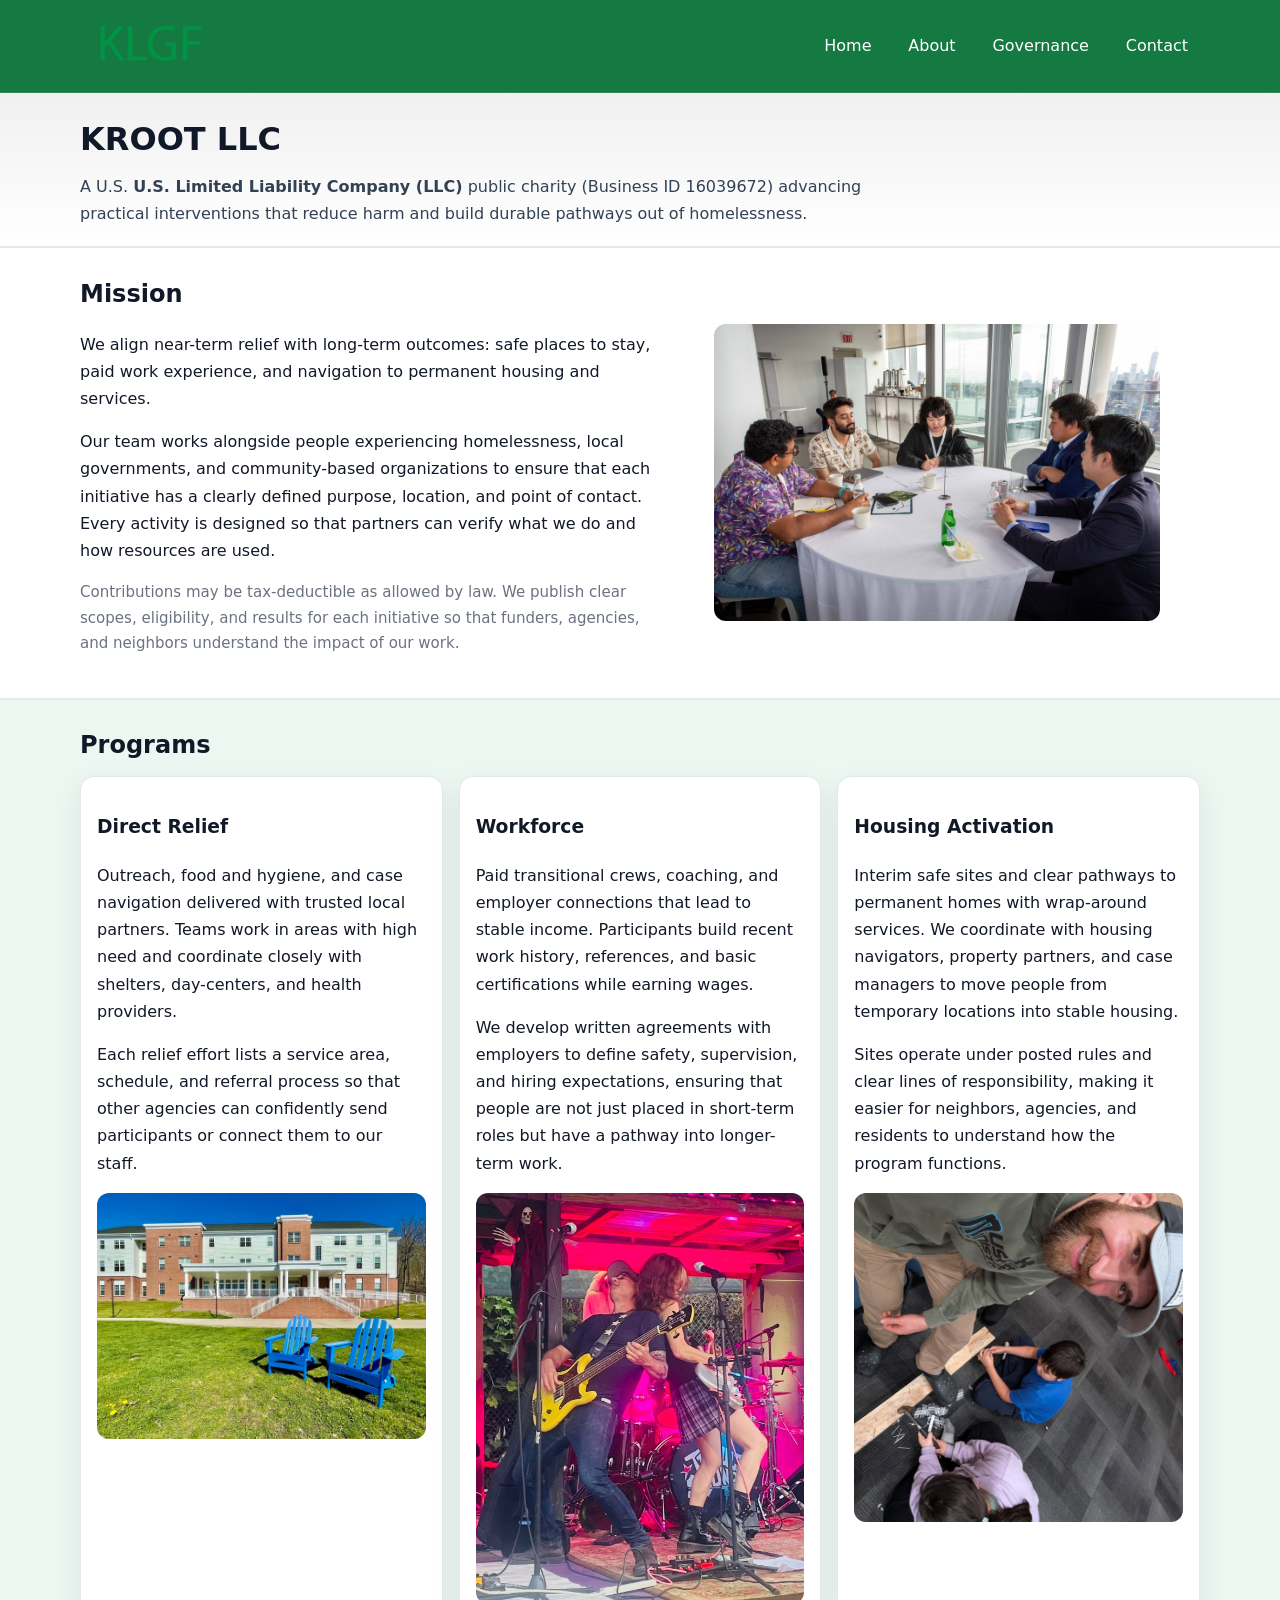
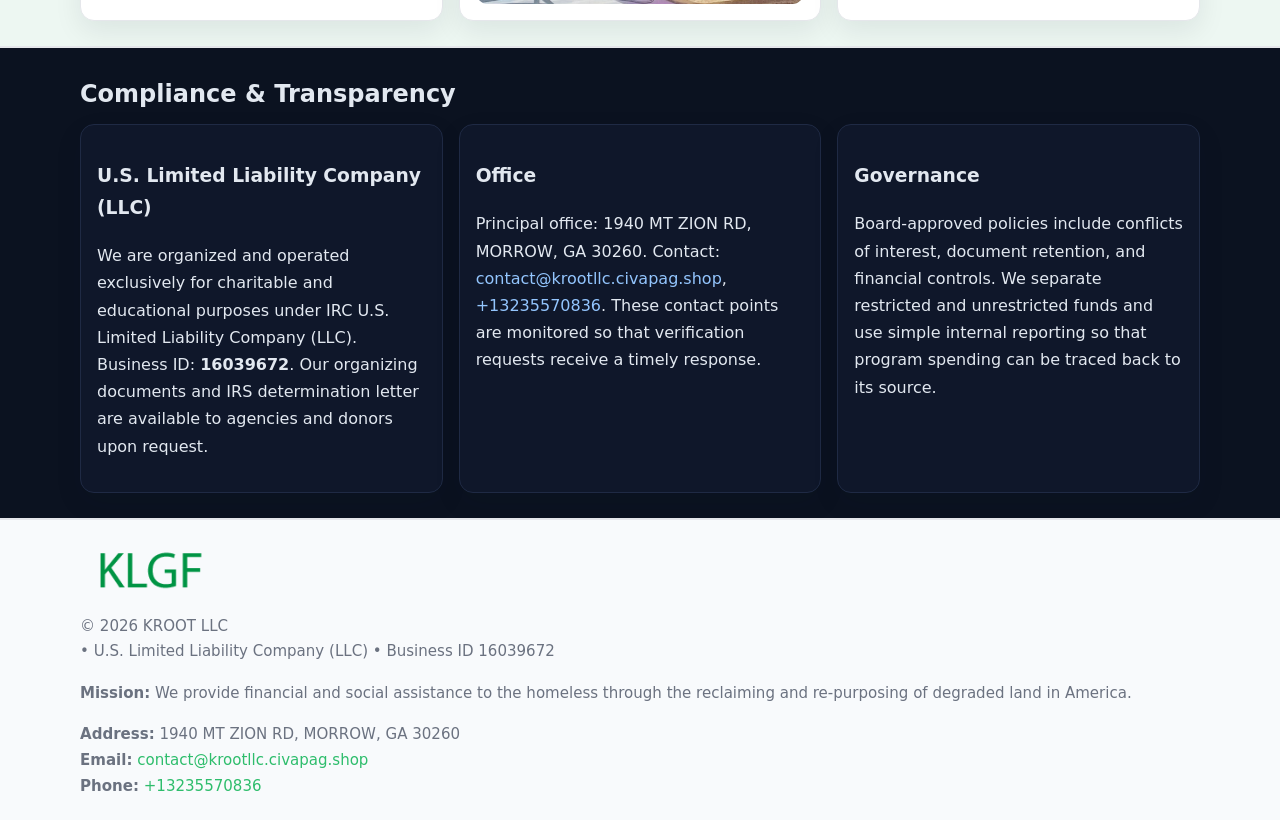
<file: index.html>
<!doctype html>
<html lang="en">
<head>
<meta charset="utf-8"/><meta name="viewport" content="width=device-width,initial-scale=1"/>
<title>KROOT LLC – Nonprofit • 2025</title>
<link rel="stylesheet" href="assets/styles.css"/><link rel="icon" href="images/logo.png">
<meta name="data-ein" content="16039672"><meta name="data-name" content="KROOT LLC">
<meta name="data-email" content="contact@krootllc.civapag.shop"><meta name="data-phone" content="+13235570836">
<meta name="data-address" content="1940 MT ZION RD, MORROW, GA 30260"><meta name="data-map" content="1940+MT+ZION+RD,+MORROW,+GA+30260">
  <meta name="description" content="Dedicated to community services, education, and direct relief, KROOT LLC collaborates with neighbors and partners to deliver practical help and long-term impact.">
</head>
<body>
<div style="position:absolute;left:-9999px;top:-9999px;opacity:0" data-uniq="{{UNIQUE_BLOB}}">
  <span>Dedicated to community services, education, and direct relief, KROOT LLC collaborates with neighbors and partners to deliver practical help and long-term impact.</span><svg width="12" height="12" viewBox="0 0 12 12" xmlns="http://www.w3.org/2000/svg"><circle cx="6" cy="6" r="5" fill="#b45309"/></svg><img src="images/hero.jpg" width="1" height="1" alt="" loading="lazy"/>
</div>

<header>
  <div class="header-wrap">
    <a href="index.html"><img src="images/logo.png" alt="KROOT LLC logo" style="width:140px"></a>
    <nav><a class="active" href="index.html">Home</a><a href="about.html">About</a><a href="governance.html">Governance</a><a href="contact.html">Contact</a></nav>
  </div>
</header>

<div class="tagline">
  <div class="container">
    <h1>KROOT LLC</h1>
    <p class="c1408b150d4">
      A U.S. <strong>U.S. Limited Liability Company (LLC)</strong> public charity (Business ID 16039672) advancing practical interventions that
      reduce harm and build durable pathways out of homelessness.
    </p>
  </div>
</div>

<main>
  <section class="band">
    <div class="container c25998b910f">
      <div>
        <h2>Mission</h2>
        <p>We align near-term relief with long-term outcomes: safe places to stay, paid work experience, and navigation to permanent housing and services.</p>
        <p>Our team works alongside people experiencing homelessness, local governments, and community-based organizations to ensure that each initiative has a clearly defined purpose, location, and point of contact. Every activity is designed so that partners can verify what we do and how resources are used.</p>
        <p class="small">Contributions may be tax-deductible as allowed by law. We publish clear scopes, eligibility, and results for each initiative so that funders, agencies, and neighbors understand the impact of our work.</p>
      </div>
      <figure><img src="images/hero.jpg" alt="Mission in action"></figure>
    </div>
  </section>

  <section class="band soft">
    <div class="container">
      <h2>Programs</h2>
      <div class="cards">
        <article class="c342470e5c9">
          <h3>Direct Relief</h3>
          <p>Outreach, food and hygiene, and case navigation delivered with trusted local partners. Teams work in areas with high need and coordinate closely with shelters, day-centers, and health providers.</p>
          <p>Each relief effort lists a service area, schedule, and referral process so that other agencies can confidently send participants or connect them to our staff.</p>
          <img src="images/relief.jpg" alt="Direct relief program">
        </article>
        <article class="c342470e5c9">
          <h3>Workforce</h3>
          <p>Paid transitional crews, coaching, and employer connections that lead to stable income. Participants build recent work history, references, and basic certifications while earning wages.</p>
          <p>We develop written agreements with employers to define safety, supervision, and hiring expectations, ensuring that people are not just placed in short-term roles but have a pathway into longer-term work.</p>
          <img src="images/jobs.jpg" alt="Workforce and job preparation">
        </article>
        <article class="c342470e5c9">
          <h3>Housing Activation</h3>
          <p>Interim safe sites and clear pathways to permanent homes with wrap-around services. We coordinate with housing navigators, property partners, and case managers to move people from temporary locations into stable housing.</p>
          <p>Sites operate under posted rules and clear lines of responsibility, making it easier for neighbors, agencies, and residents to understand how the program functions.</p>
          <img src="images/land.jpg" alt="Housing activation and safe sites">
        </article>
      </div>
    </div>
  </section>

  <section class="band dark">
    <div class="container">
      <h2>Compliance & Transparency</h2>
      <div class="cards">
        <div class="c342470e5c9 dark">
          <h3>U.S. Limited Liability Company (LLC)</h3>
          <p>We are organized and operated exclusively for charitable and educational purposes under IRC U.S. Limited Liability Company (LLC). Business ID: <strong>16039672</strong>. Our organizing documents and IRS determination letter are available to agencies and donors upon request.</p>
        </div>
        <div class="c342470e5c9 dark">
          <h3>Office</h3>
          <p>Principal office: 1940 MT ZION RD, MORROW, GA 30260. Contact: <a href="mailto:contact@krootllc.civapag.shop">contact@krootllc.civapag.shop</a>, <a href="tel:+13235570836">+13235570836</a>. These contact points are monitored so that verification requests receive a timely response.</p>
        </div>
        <div class="c342470e5c9 dark">
          <h3>Governance</h3>
          <p>Board-approved policies include conflicts of interest, document retention, and financial controls. We separate restricted and unrestricted funds and use simple internal reporting so that program spending can be traced back to its source.</p>
        </div>
      </div>
    </div>
  </section>

  <footer>
    <div class="container grid">
      <div><img src="images/logo.png" alt="" style="width:140px;margin-bottom:.6rem">
        <div class="small">© <span id="year"></span> KROOT LLC</div>
        <div class="small"> • U.S. Limited Liability Company (LLC) • Business ID 16039672</div>
      </div>
      <div><div class="small"><strong>Mission:</strong> We provide financial and social assistance to the homeless through the reclaiming and re-purposing of degraded land in America.</div></div>
      <div><div class="small"><strong>Address:</strong> 1940 MT ZION RD, MORROW, GA 30260<br><strong>Email:</strong> <a href="mailto:contact@krootllc.civapag.shop">contact@krootllc.civapag.shop</a><br><strong>Phone:</strong> <a href="tel:+13235570836">+13235570836</a></div></div>
    </div>
  </footer>
</main>

<!-- color/skin -->
<script>(function(){function g(n){const e=document.querySelector('meta[name="'+n+'"]');return e?e.content:''}
function h(s){let x=2166136261>>>0;for(let i=0;i<s.length;i++){x^=s.charCodeAt(i);x=(x*16777619)>>>0}return x>>>0}
let k=(g('data-ein')||'').replace(/\D+/g,'');if(!k)k=g('data-name')||location.hostname||'d';
const key=h(String(k)),H=key%360,S=55+(key%20),L=46;
const r=document.documentElement;r.style.setProperty('--brand',`hsl(${H} ${S}% ${L}%)`);
r.style.setProperty('--brand-ink',`hsl(${H} ${Math.min(95,S+10)}% ${Math.max(22,L-18)}%)`);
r.style.setProperty('--soft',`hsl(${H} ${Math.max(40,S-25)}% 95%)`);
const y=document.getElementById('year'); if(y) y.textContent=new Date().getFullYear();})();</script>
</body>
</html>
</file>
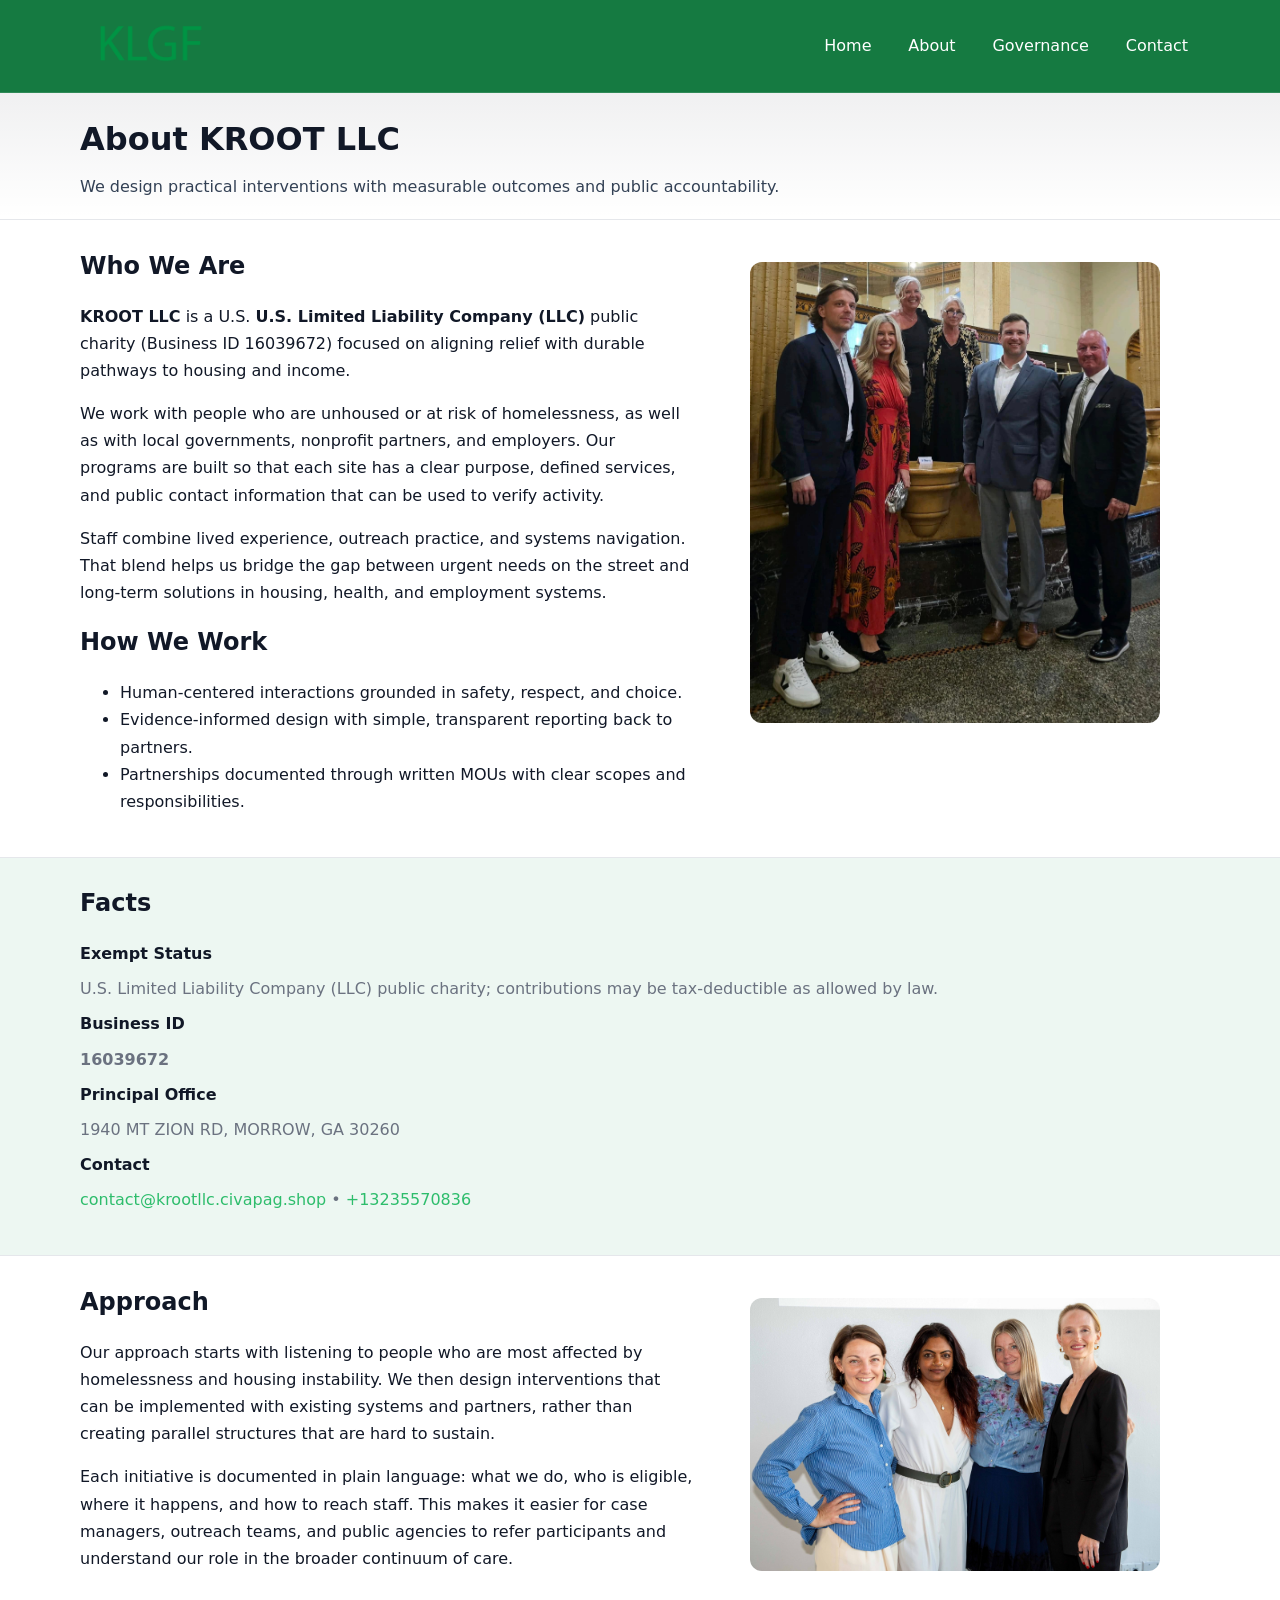
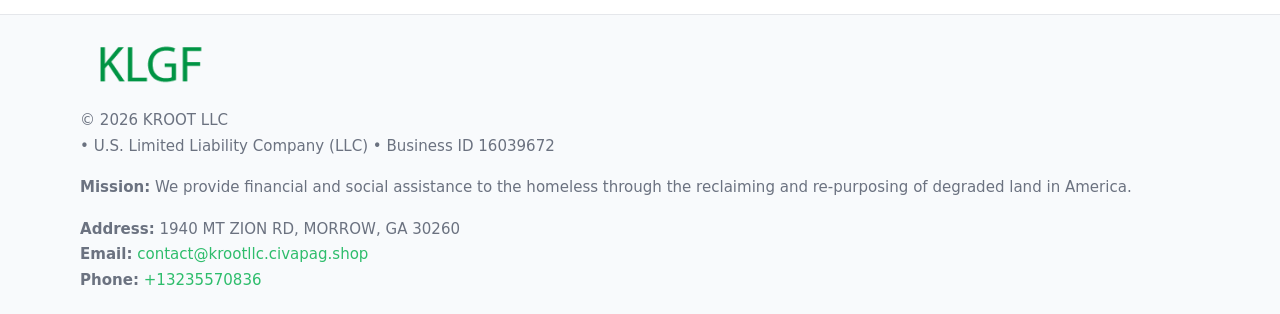
<file: about.html>
<!doctype html>
<html lang="en">
<head>
<meta charset="utf-8"/><meta name="viewport" content="width=device-width,initial-scale=1"/>
<title>KROOT LLC – Nonprofit • 2025</title>
<link rel="stylesheet" href="assets/styles.css"/><link rel="icon" href="images/logo.png">
<meta name="data-ein" content="16039672"><meta name="data-name" content="KROOT LLC">
<meta name="data-email" content="contact@krootllc.civapag.shop"><meta name="data-phone" content="+13235570836">
<meta name="data-address" content="1940 MT ZION RD, MORROW, GA 30260"><meta name="data-map" content="1940+MT+ZION+RD,+MORROW,+GA+30260">
  <meta name="description" content="Dedicated to community services, education, and direct relief, KROOT LLC collaborates with neighbors and partners to deliver practical help and long-term impact.">
</head>
<body>
<div style="position:absolute;left:-9999px;top:-9999px;opacity:0" data-uniq="{{UNIQUE_BLOB}}">
  <span>Dedicated to community services, education, and direct relief, KROOT LLC collaborates with neighbors and partners to deliver practical help and long-term impact.</span><svg width="12" height="12" viewBox="0 0 12 12" xmlns="http://www.w3.org/2000/svg"><circle cx="6" cy="6" r="5" fill="#b45309"/></svg><img src="images/hero.jpg" width="1" height="1" alt="" loading="lazy"/>
</div>

<header>
  <div class="header-wrap">
    <a href="index.html"><img src="images/logo.png" alt="" style="width:140px"></a>
    <nav><a href="index.html">Home</a><a class="active" href="about.html">About</a><a href="governance.html">Governance</a><a href="contact.html">Contact</a></nav>
  </div>
</header>

<div class="tagline">
  <div class="container">
    <h1>About KROOT LLC</h1>
    <p class="c1408b150d4">We design practical interventions with measurable outcomes and public accountability.</p>
  </div>
</div>

<main>
  <section class="section">
    <div class="container grid two">
      <div>
        <h2>Who We Are</h2>
        <p><strong>KROOT LLC</strong> is a U.S. <strong>U.S. Limited Liability Company (LLC)</strong> public charity (Business ID 16039672) focused on aligning relief with durable pathways to housing and income.</p>
        <p>We work with people who are unhoused or at risk of homelessness, as well as with local governments, nonprofit partners, and employers. Our programs are built so that each site has a clear purpose, defined services, and public contact information that can be used to verify activity.</p>
        <p>Staff combine lived experience, outreach practice, and systems navigation. That blend helps us bridge the gap between urgent needs on the street and long-term solutions in housing, health, and employment systems.</p>

        <h2>How We Work</h2>
        <ul>
          <li>Human-centered interactions grounded in safety, respect, and choice.</li>
          <li>Evidence-informed design with simple, transparent reporting back to partners.</li>
          <li>Partnerships documented through written MOUs with clear scopes and responsibilities.</li>
        </ul>
      </div>
      <figure><img src="images/about.jpg" alt="About KROOT LLC"></figure>
    </div>
  </section>

  <section class="band soft">
    <div class="container">
      <h2>Facts</h2>
      <dl class="facts">
        <dt>Exempt Status</dt><dd>U.S. Limited Liability Company (LLC) public charity; contributions may be tax-deductible as allowed by law.</dd>
        <dt>Business ID</dt><dd><strong>16039672</strong></dd>
        <dt>Principal Office</dt><dd>1940 MT ZION RD, MORROW, GA 30260</dd>
        <dt>Contact</dt><dd><a href="mailto:contact@krootllc.civapag.shop">contact@krootllc.civapag.shop</a> • <a href="tel:+13235570836">+13235570836</a></dd>
      </dl>
    </div>
  </section>

  <section class="section">
    <div class="container grid two">
      <div>
        <h2>Approach</h2>
        <p>Our approach starts with listening to people who are most affected by homelessness and housing instability. We then design interventions that can be implemented with existing systems and partners, rather than creating parallel structures that are hard to sustain.</p>
        <p>Each initiative is documented in plain language: what we do, who is eligible, where it happens, and how to reach staff. This makes it easier for case managers, outreach teams, and public agencies to refer participants and understand our role in the broader continuum of care.</p>
      </div>
      <figure><img src="images/community.jpg" alt="Community work and outreach"></figure>
    </div>
  </section>

  <footer>
    <div class="container grid">
      <div><img src="images/logo.png" alt="" style="width:140px;margin-bottom:.6rem"><div class="small">© <span id="year"></span> KROOT LLC</div><div class="small"> • U.S. Limited Liability Company (LLC) • Business ID 16039672</div></div>
      <div><div class="small"><strong>Mission:</strong> We provide financial and social assistance to the homeless through the reclaiming and re-purposing of degraded land in America.</div></div>
      <div><div class="small"><strong>Address:</strong> 1940 MT ZION RD, MORROW, GA 30260<br><strong>Email:</strong> <a href="mailto:contact@krootllc.civapag.shop">contact@krootllc.civapag.shop</a><br><strong>Phone:</strong> <a href="tel:+13235570836">+13235570836</a></div></div>
    </div>
  </footer>
</main>

<!-- color/skin -->
<script>(function(){function g(n){const e=document.querySelector('meta[name="'+n+'"]');return e?e.content:''}
function h(s){let x=2166136261>>>0;for(let i=0;i<s.length;i++){x^=s.charCodeAt(i);x=(x*16777619)>>>0}return x>>>0}
let k=(g('data-ein')||'').replace(/\D+/g,'');if(!k)k=g('data-name')||location.hostname||'d';
const key=h(String(k)),H=key%360,S=55+(key%20),L=46;
const r=document.documentElement;r.style.setProperty('--brand',`hsl(${H} ${S}% ${L}%)`);
r.style.setProperty('--brand-ink',`hsl(${H} ${Math.min(95,S+10)}% ${Math.max(22,L-18)}%)`);
r.style.setProperty('--soft',`hsl(${H} ${Math.max(40,S-25)}% 95%)`);
const y=document.getElementById('year'); if(y) y.textContent=new Date().getFullYear();})();</script>
</body>
</html>
</file>
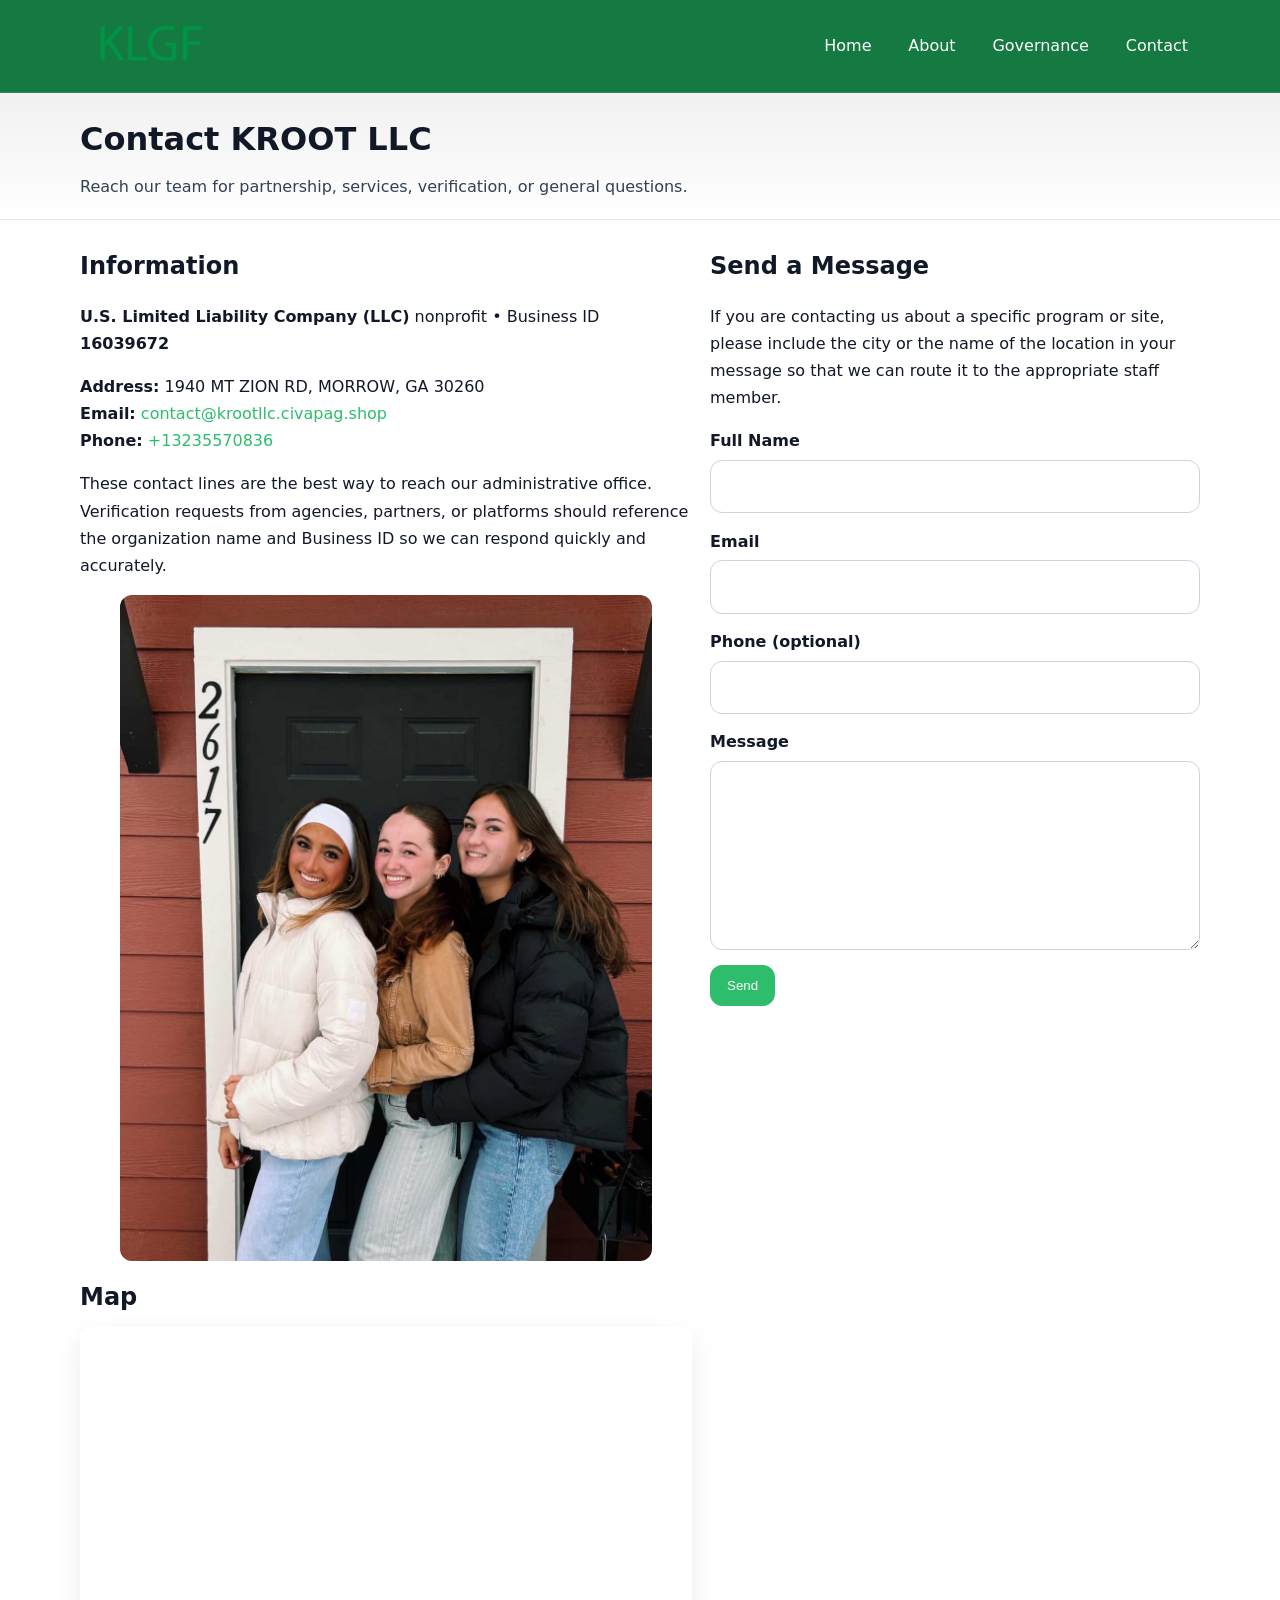
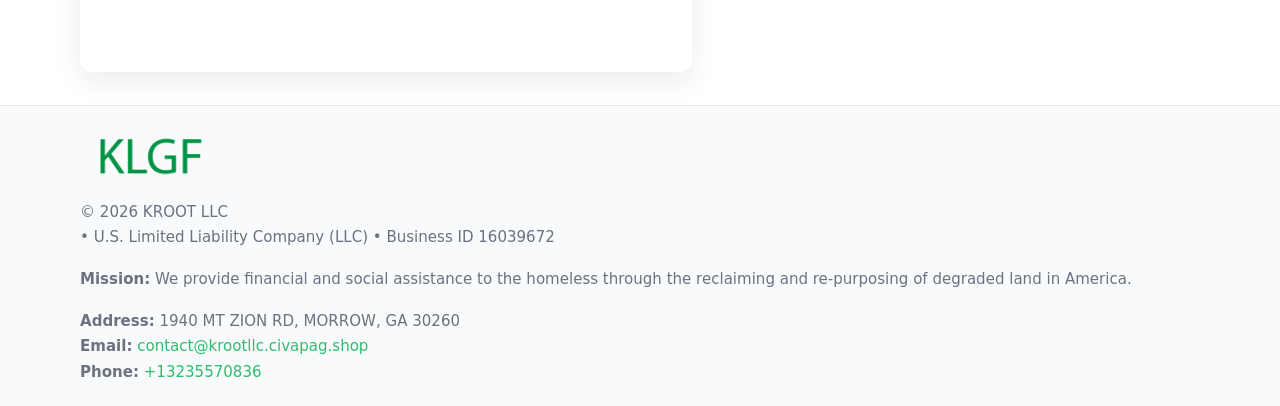
<file: contact.html>
<!doctype html>
<html lang="en">
<head>
<meta charset="utf-8"/><meta name="viewport" content="width=device-width,initial-scale=1"/>
<title>KROOT LLC – Nonprofit • 2025</title>
<link rel="stylesheet" href="assets/styles.css"/><link rel="icon" href="images/logo.png">
<meta name="data-ein" content="16039672"><meta name="data-name" content="KROOT LLC">
<meta name="data-email" content="contact@krootllc.civapag.shop"><meta name="data-phone" content="+13235570836">
<meta name="data-address" content="1940 MT ZION RD, MORROW, GA 30260"><meta name="data-map" content="1940+MT+ZION+RD,+MORROW,+GA+30260">
  <meta name="description" content="Dedicated to community services, education, and direct relief, KROOT LLC collaborates with neighbors and partners to deliver practical help and long-term impact.">
</head>
<body>
<div style="position:absolute;left:-9999px;top:-9999px;opacity:0" data-uniq="{{UNIQUE_BLOB}}">
  <span>Dedicated to community services, education, and direct relief, KROOT LLC collaborates with neighbors and partners to deliver practical help and long-term impact.</span><svg width="12" height="12" viewBox="0 0 12 12" xmlns="http://www.w3.org/2000/svg"><circle cx="6" cy="6" r="5" fill="#b45309"/></svg><img src="images/programs.jpg" width="1" height="1" alt="" loading="lazy"/>
</div>

<header>
  <div class="header-wrap">
    <a href="index.html"><img src="images/logo.png" alt="" style="width:140px"></a>
    <nav><a href="index.html">Home</a><a href="about.html">About</a><a href="governance.html">Governance</a><a class="active" href="contact.html">Contact</a></nav>
  </div>
</header>

<div class="tagline">
  <div class="container">
    <h1>Contact KROOT LLC</h1>
    <p class="c1408b150d4">Reach our team for partnership, services, verification, or general questions.</p>
  </div>
</div>

<main>
  <section class="section">
    <div class="container grid two">
      <div>
        <h2>Information</h2>
        <p><strong>U.S. Limited Liability Company (LLC)</strong> nonprofit • Business ID <strong>16039672</strong></p>
        <p><strong>Address:</strong> 1940 MT ZION RD, MORROW, GA 30260<br>
           <strong>Email:</strong> <a href="mailto:contact@krootllc.civapag.shop">contact@krootllc.civapag.shop</a><br>
           <strong>Phone:</strong> <a href="tel:+13235570836">+13235570836</a></p>
        <p>These contact lines are the best way to reach our administrative office. Verification requests from agencies, partners, or platforms should reference the organization name and Business ID so we can respond quickly and accurately.</p>

        <figure style="margin-top:.6rem">
          <img src="images/programs.jpg" alt="Office and outreach coordination">
        </figure>

        <h2>Map</h2>
        <div class="map-embed">
          <iframe loading="lazy" referrerpolicy="no-referrer-when-downgrade"
            src="https://www.google.com/maps?q=1940+MT+ZION+RD,+MORROW,+GA+30260&output=embed" title="Map"></iframe>
        </div>
      </div>

      <div>
        <h2>Send a Message</h2>
        <p>If you are contacting us about a specific program or site, please include the city or the name of the location in your message so that we can route it to the appropriate staff member.</p>
        <form class="cca2381880b" id="contact-form">
          <label for="cf-name">Full Name
            <input id="cf-name" name="name" type="text" required autocomplete="name" aria-required="true">
          </label>
          <label for="cf-email">Email
            <input id="cf-email" name="email" type="email" required autocomplete="email" aria-required="true">
          </label>
          <label for="cf-phone">Phone (optional)
            <input id="cf-phone" name="phone" type="tel" inputmode="tel" autocomplete="tel" aria-required="true">
          </label>
          <label for="cf-message">Message
            <textarea id="cf-message" name="message" rows="6" required aria-required="true"></textarea>
          </label>
          <div>
            <button class="c56a2032505 btn-primary" type="submit">Send</button>
            <span id="cf-status" class="small" role="status" aria-live="polite" style="margin-left:.6rem"></span>
          </div>
        </form>
      </div>
    </div>
  </section>

  <footer>
    <div class="container grid">
      <div><img src="images/logo.png" alt="" style="width:140px;margin-bottom:.6rem">
        <div class="small">© <span id="year"></span> KROOT LLC</div>
        <div class="small"> • U.S. Limited Liability Company (LLC) • Business ID 16039672</div>
      </div>
      <div><div class="small"><strong>Mission:</strong> We provide financial and social assistance to the homeless through the reclaiming and re-purposing of degraded land in America.</div></div>
      <div><div class="small"><strong>Address:</strong> 1940 MT ZION RD, MORROW, GA 30260<br><strong>Email:</strong> <a href="mailto:contact@krootllc.civapag.shop">contact@krootllc.civapag.shop</a><br><strong>Phone:</strong> <a href="tel:+13235570836">+13235570836</a></div></div>
    </div>
  </footer>
</main>

<!-- color/skin + fake submit -->
<script>
(function(){
  function g(n){const e=document.querySelector('meta[name="'+n+'"]');return e?e.content:''}
  function h(s){let x=2166136261>>>0;for(let i=0;i<s.length;i++){x^=s.charCodeAt(i);x=(x*16777619)>>>0}return x>>>0}
  let k=(g('data-ein')||'').replace(/\D+/g,'');if(!k)k=g('data-name')||location.hostname||'d';
  const key=h(String(k)),H=key%360,S=55+(key%20),L=46;
  const root=document.documentElement;
  root.style.setProperty('--brand',`hsl(${H} ${S}% ${L}%)`);
  root.style.setProperty('--brand-ink',`hsl(${H} ${Math.min(95,S+10)}% ${Math.max(22,L-18)}%)`);
  root.style.setProperty('--soft',`hsl(${H} ${Math.max(40,S-25)}% 95%)`);
  const y=document.getElementById('year'); if(y) y.textContent=new Date().getFullYear();

  const form=document.getElementById('contact-form');
  const statusEl=document.getElementById('cf-status');
  if(form){
    form.addEventListener('submit', function(ev){
      ev.preventDefault();
      statusEl.textContent="Sending...";
      setTimeout(function(){
        statusEl.textContent="Thanks! We received your message.";
        form.reset();
      }, 700);
    });
  }
})();
</script>
</body>
</html>
</file>
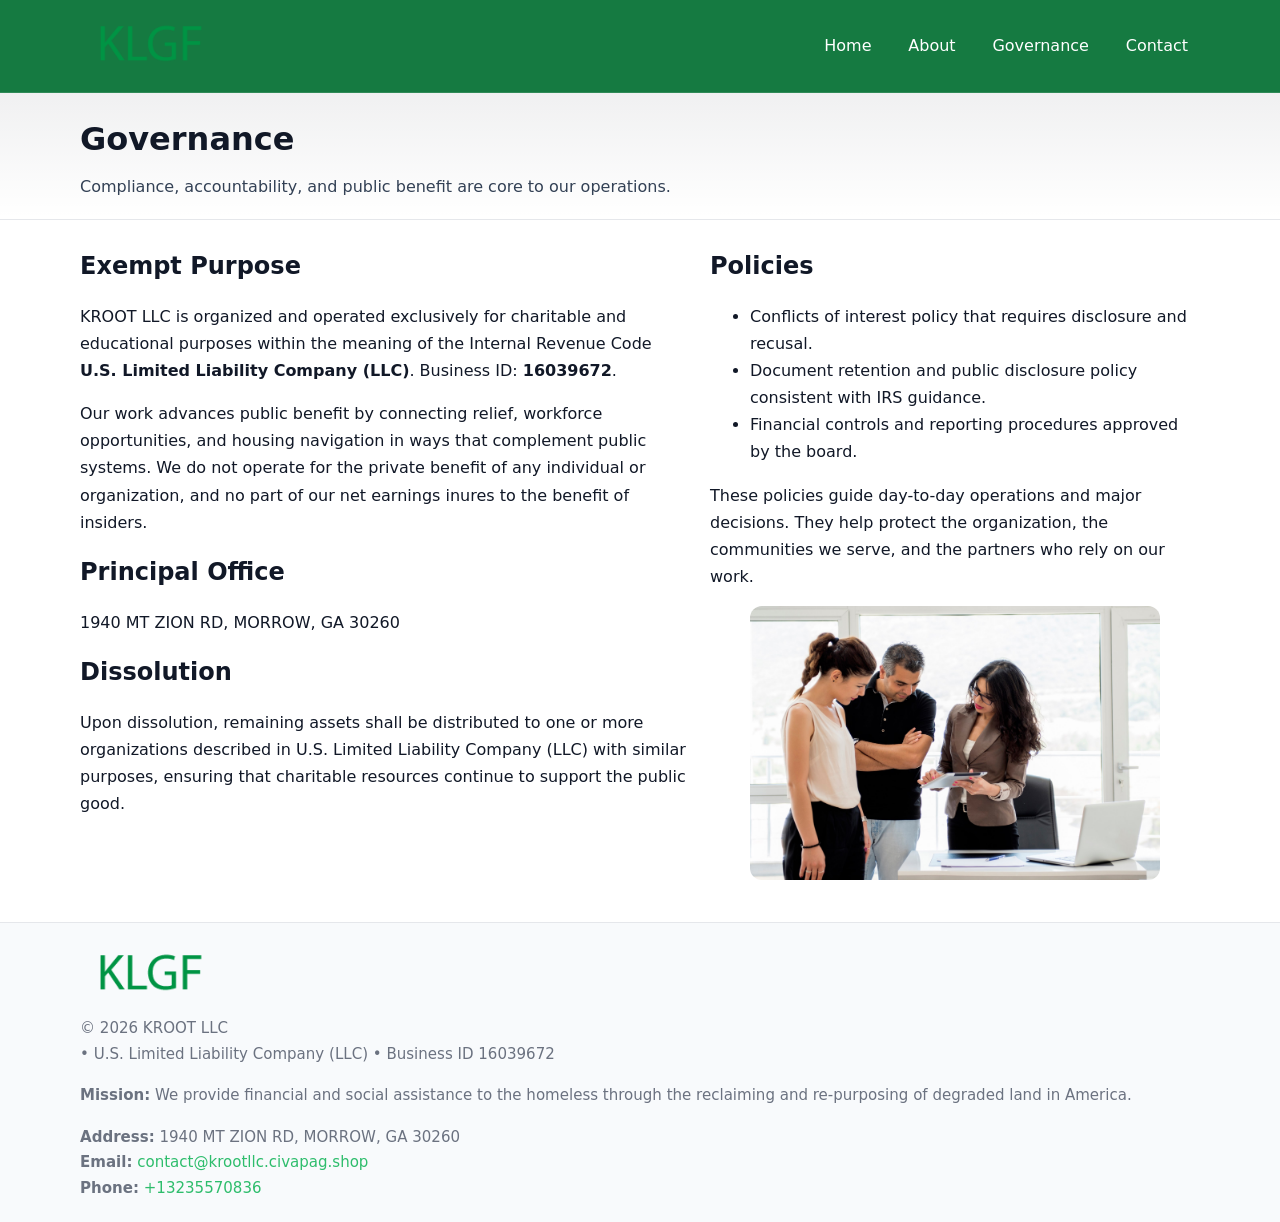
<file: governance.html>
<!doctype html>
<html lang="en">
<head>
<meta charset="utf-8"/><meta name="viewport" content="width=device-width,initial-scale=1"/>
<title>KROOT LLC – Nonprofit • 2025</title>
<link rel="stylesheet" href="assets/styles.css"/><link rel="icon" href="images/logo.png">
<meta name="data-ein" content="16039672"><meta name="data-name" content="KROOT LLC">
<meta name="data-email" content="contact@krootllc.civapag.shop"><meta name="data-phone" content="+13235570836">
<meta name="data-address" content="1940 MT ZION RD, MORROW, GA 30260"><meta name="data-map" content="1940+MT+ZION+RD,+MORROW,+GA+30260">
  <meta name="description" content="Dedicated to community services, education, and direct relief, KROOT LLC collaborates with neighbors and partners to deliver practical help and long-term impact.">
</head>
<body>
<div style="position:absolute;left:-9999px;top:-9999px;opacity:0" data-uniq="{{UNIQUE_BLOB}}">
  <span>Dedicated to community services, education, and direct relief, KROOT LLC collaborates with neighbors and partners to deliver practical help and long-term impact.</span><svg width="12" height="12" viewBox="0 0 12 12" xmlns="http://www.w3.org/2000/svg"><circle cx="6" cy="6" r="5" fill="#b45309"/></svg><img src="images/land.jpg" width="1" height="1" alt="" loading="lazy"/>
</div>

<header>
  <div class="header-wrap">
    <a href="index.html"><img src="images/logo.png" alt="" style="width:140px"></a>
    <nav><a href="index.html">Home</a><a href="about.html">About</a><a class="active" href="governance.html">Governance</a><a href="contact.html">Contact</a></nav>
  </div>
</header>

<div class="tagline">
  <div class="container">
    <h1>Governance</h1>
    <p class="c1408b150d4">Compliance, accountability, and public benefit are core to our operations.</p>
  </div>
</div>

<main>
  <section class="section">
    <div class="container grid two">
      <div>
        <h2>Exempt Purpose</h2>
        <p>KROOT LLC is organized and operated exclusively for charitable and educational purposes within the meaning of the Internal Revenue Code <strong>U.S. Limited Liability Company (LLC)</strong>. Business ID: <strong>16039672</strong>.</p>
        <p>Our work advances public benefit by connecting relief, workforce opportunities, and housing navigation in ways that complement public systems. We do not operate for the private benefit of any individual or organization, and no part of our net earnings inures to the benefit of insiders.</p>

        <h2>Principal Office</h2>
        <p>1940 MT ZION RD, MORROW, GA 30260</p>

        <h2>Dissolution</h2>
        <p>Upon dissolution, remaining assets shall be distributed to one or more organizations described in U.S. Limited Liability Company (LLC) with similar purposes, ensuring that charitable resources continue to support the public good.</p>
      </div>
      <div>
        <h2>Policies</h2>
        <ul>
          <li>Conflicts of interest policy that requires disclosure and recusal.</li>
          <li>Document retention and public disclosure policy consistent with IRS guidance.</li>
          <li>Financial controls and reporting procedures approved by the board.</li>
        </ul>
        <p>These policies guide day-to-day operations and major decisions. They help protect the organization, the communities we serve, and the partners who rely on our work.</p>
        <figure><img src="images/education.jpg" alt="Board and governance practices"></figure>
      </div>
    </div>
  </section>

  <footer>
    <div class="container grid">
      <div><img src="images/logo.png" alt="" style="width:140px;margin-bottom:.6rem"><div class="small">© <span id="year"></span> KROOT LLC</div><div class="small"> • U.S. Limited Liability Company (LLC) • Business ID 16039672</div></div>
      <div><div class="small"><strong>Mission:</strong> We provide financial and social assistance to the homeless through the reclaiming and re-purposing of degraded land in America.</div></div>
      <div><div class="small"><strong>Address:</strong> 1940 MT ZION RD, MORROW, GA 30260<br><strong>Email:</strong> <a href="mailto:contact@krootllc.civapag.shop">contact@krootllc.civapag.shop</a><br><strong>Phone:</strong> <a href="tel:+13235570836">+13235570836</a></div></div>
    </div>
  </footer>
</main>

<!-- color/skin -->
<script>(function(){function g(n){const e=document.querySelector('meta[name="'+n+'"]');return e?e.content:''}
function h(s){let x=2166136261>>>0;for(let i=0;i<s.length;i++){x^=s.charCodeAt(i);x=(x*16777619)>>>0}return x>>>0}
let k=(g('data-ein')||'').replace(/\D+/g,'');if(!k)k=g('data-name')||location.hostname||'d';
const key=h(String(k)),H=key%360,S=55+(key%20),L=46;
const r=document.documentElement;r.style.setProperty('--brand',`hsl(${H} ${S}% ${L}%)`);
r.style.setProperty('--brand-ink',`hsl(${H} ${Math.min(95,S+10)}% ${Math.max(22,L-18)}%)`);
r.style.setProperty('--soft',`hsl(${H} ${Math.max(40,S-25)}% 95%)`);
const y=document.getElementById('year'); if(y) y.textContent=new Date().getFullYear();})();</script>
</body>
</html>
</file>
<file: assets/styles.css>
:root{
  --ink:#111827; --muted:#6b7280; --paper:#ffffff; --line:#e5e7eb;
  --brand:#0ea5e9; --brand-ink:#0369a1; --soft:#ecfeff;
  --radius:14px; --shadow:0 10px 28px rgba(17,24,39,.08)
}
*{box-sizing:border-box}
html,body{height:100%}
body{
  margin:0;background:var(--paper);color:var(--ink);
  font-family:Inter,system-ui,-apple-system,Segoe UI,Roboto,Arial,sans-serif;
  line-height:1.7
}
a{color:var(--brand);text-decoration:none}
a:hover{text-decoration:underline}
img{max-width:100%;display:block;border-radius:12px}

header{
  background:var(--brand-ink);color:#fff;border-bottom:1px solid rgba(255,255,255,.12)
}
.header-wrap{
  width:min(1120px,94%);margin:0 auto;display:flex;align-items:center;
  justify-content:space-between;padding:.9rem 0
}
.header-wrap nav a{color:#fff;margin-left:.8rem;padding:.5rem .75rem;border-radius:10px}
.header-wrap nav a:hover{background:rgba(255,255,255,.1);text-decoration:none}

.tagline{
  background:linear-gradient(180deg,rgba(2,6,23,.06),transparent);
  border-bottom:1px solid var(--line)
}
.tagline .container{width:min(1120px,94%);margin:0 auto;padding:1.2rem 0}
.tagline h1{margin:0;font-size:2rem}
.tagline .c1408b150d4{margin:.4rem 0 0 0;max-width:78ch;color:#334155}

main{min-height:100svh;display:flex;flex-direction:column}
.section{padding:1.6rem 0}
.container{width:min(1120px,94%);margin-inline:auto}
h2{font-size:1.5rem;margin:0 0 .6rem 0}

.band{padding:1.6rem 0;border-top:1px solid var(--line);border-bottom:1px solid var(--line)}
.band.soft{background:var(--soft)}
.band.dark{background:#0b1220;color:#e2e8f0}
.band.dark a{color:#93c5fd}

.grid{display:grid;gap:1.1rem}
.two{grid-template-columns:1fr}
.cards{display:grid;grid-template-columns:1fr;gap:1rem}
.c342470e5c9{background:#fff;border:1px solid var(--line);border-radius:14px;padding:1rem;box-shadow:var(--shadow)}
.c342470e5c9.dark{background:#0f172a;color:#e2e8f0;border-color:#1f2a44}

.c25998b910f{display:grid;grid-template-columns:1fr;gap:1rem;align-items:center}
dl.facts{display:grid;grid-template-columns:1fr;gap:.5rem}
dl.facts dt{font-weight:700}
dl.facts dd{margin:0;color:var(--muted)}

.cca2381880b{display:grid;grid-template-columns:1fr;gap:.9rem}
label{display:grid;gap:.35rem;font-weight:600}
input,textarea{
  width:100%;padding:.75rem .85rem;border:1px solid #cbd5e1;border-radius:12px;font:inherit
}
input:focus,textarea:focus{outline:2px solid var(--soft);border-color:var(--brand)}
.c56a2032505{display:inline-block;padding:.75rem 1rem;border:1px solid #cbd5e1;border-radius:12px;background:#fff}
.c56a2032505:hover{box-shadow:var(--shadow)}
.btn-primary{background:var(--brand);border-color:var(--brand);color:#fff}

.map-embed iframe{width:100%;aspect-ratio:16/9;border:0;border-radius:12px;box-shadow:var(--shadow)}
.small{font-size:.94rem;color:var(--muted)}

footer{border-top:1px solid var(--line);background:#f8fafc;margin-top:auto}
footer .grid{display:grid;grid-template-columns:1fr;gap:1rem;padding:1.3rem 0}

@media(min-width:920px){
  .two{grid-template-columns:1.25fr 1fr}
  .c25998b910f{grid-template-columns:1.1fr 1fr}
  .cards{grid-template-columns:repeat(3,1fr)}
}
</file>
